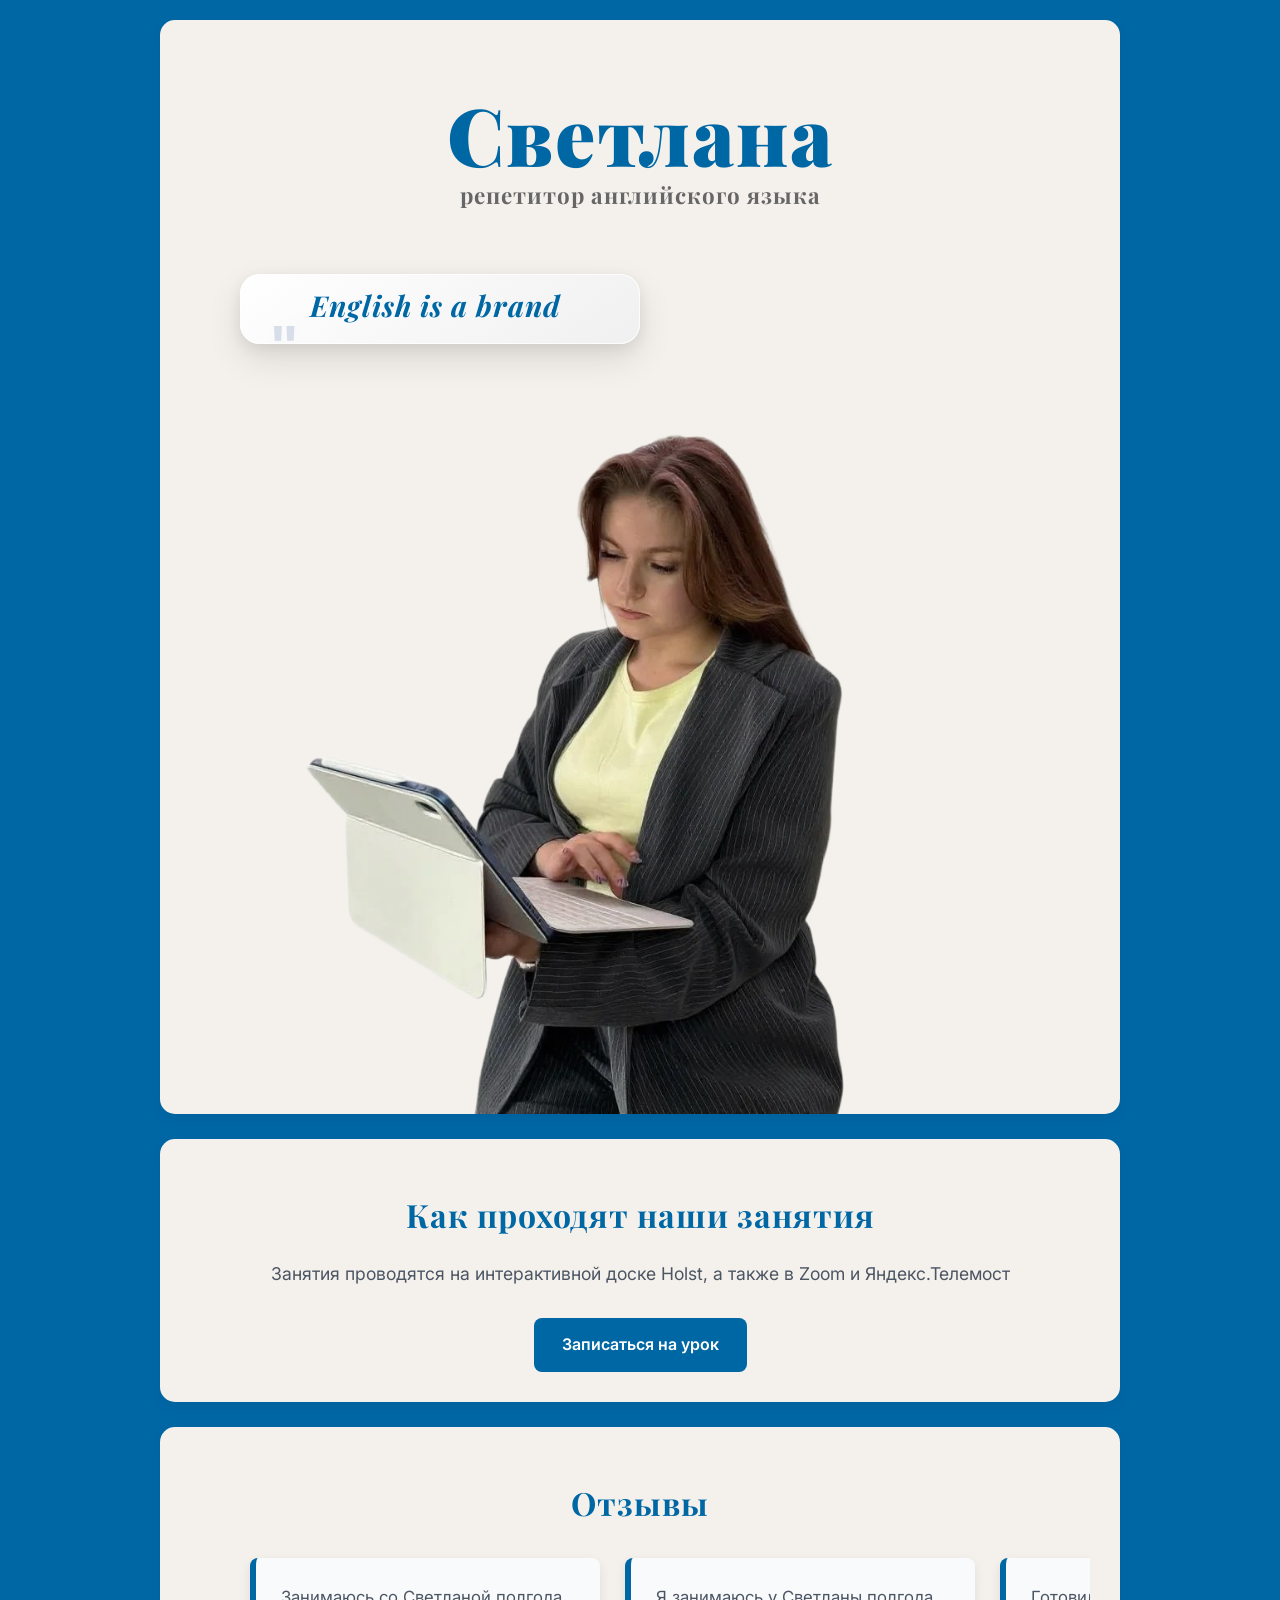
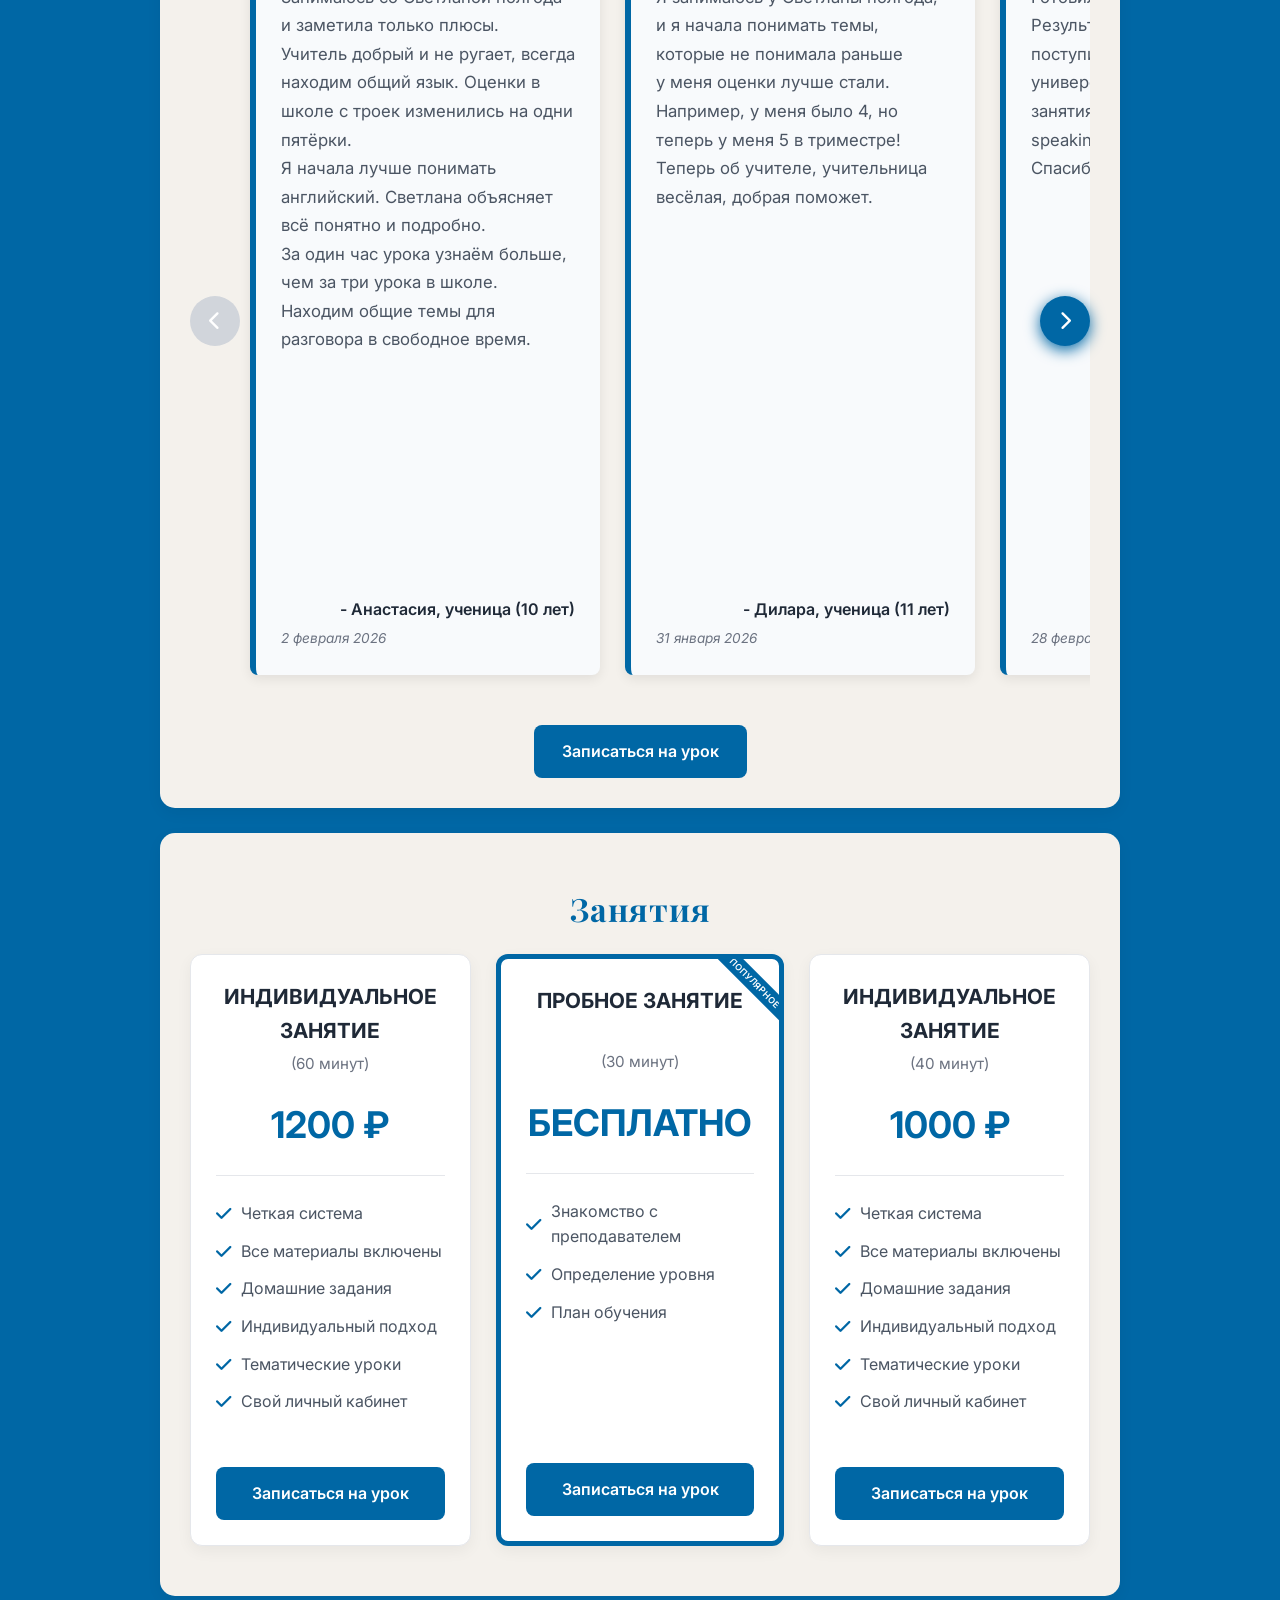
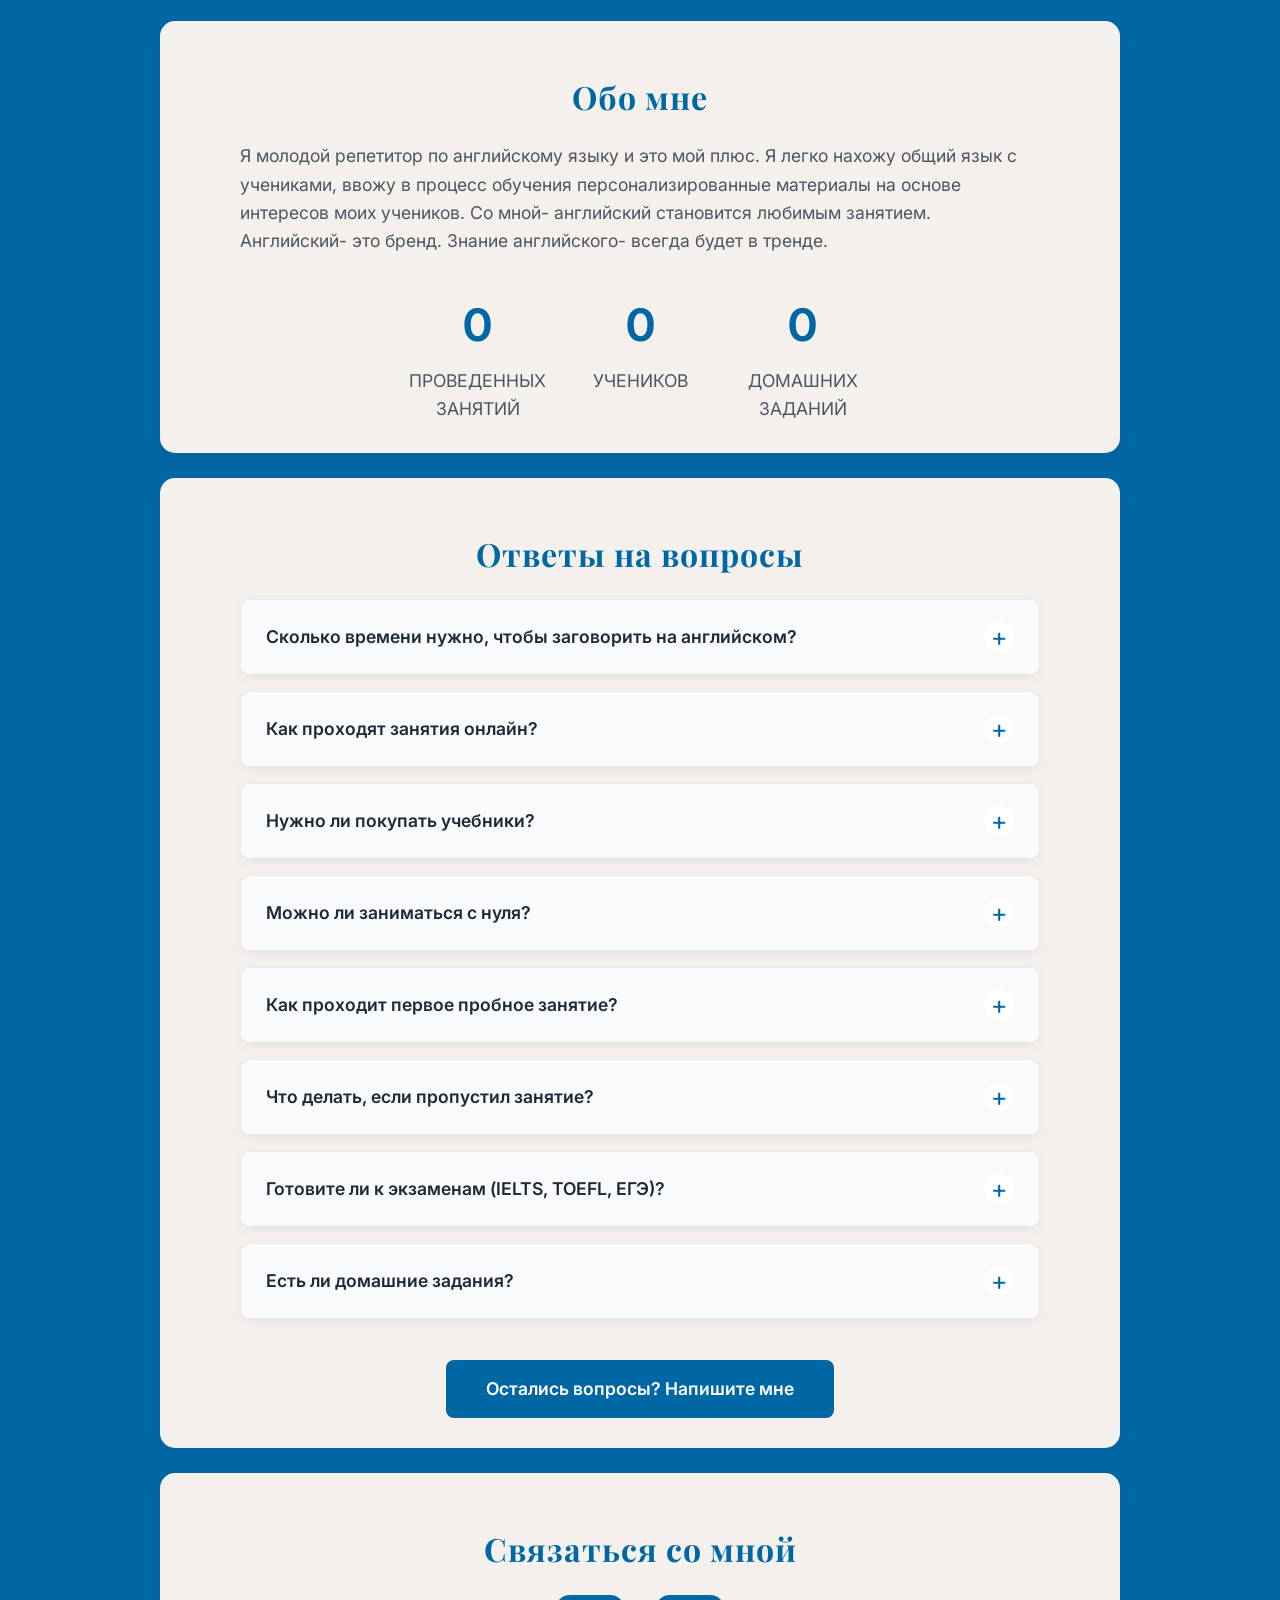
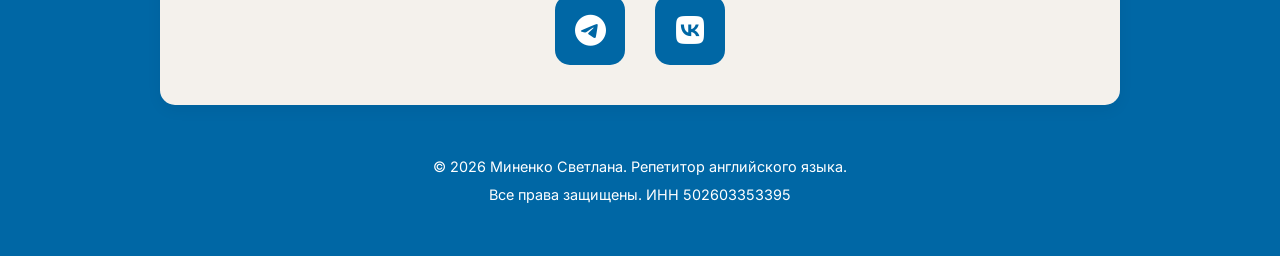
<file: index.html>
<!DOCTYPE html>
<html lang="ru">
<head>
    <meta charset="UTF-8">
    <meta name="viewport" content="width=device-width, initial-scale=1.0">
    <title>Миненко Светлана - репетитор английского языка</title>
    <link rel="stylesheet" href="Сайт.css">
    <link rel="stylesheet" href="https://cdnjs.cloudflare.com/ajax/libs/font-awesome/6.4.0/css/all.min.css">
    <link href="https://fonts.googleapis.com/css2?family=Inter:wght@300;400;500;600;700&display=swap" rel="stylesheet">
    <link rel="icon" href="favicon.jpg" type="image/jpg">
    <link rel="preconnect" href="https://fonts.googleapis.com">
    <link rel="preconnect" href="https://fonts.gstatic.com" crossorigin>
    <link href="https://fonts.googleapis.com/css2?family=Playfair+Display:wght@400;500;600;700;800;900&display=swap" rel="stylesheet">
</head>
<body>
    <div class="container">
        <!-- Хедер с заголовком и контактами -->
        <header class="header">
            <div class="section-title">
                <h1 class="logo">Светлана</h1>
                <p class="subtitle">репетитор английского языка</p>
                <div class="quote-sticker">
                    <div class="decoration">
                    <div class="quote-icon">"</div>
                    <div class="quote-content">
                        <p class="quote-text">English is a brand</p>
                </div>
            </div>
    </div>
            
            <div class="profile-section">
                <div class="hero-section">
                    <img src="teacher-photo.png" alt="Миненко Светлана - репетитор английского языка" class="hero-image">
                </div>
            </div>
        </header>

        <!-- Как проходят занятия -->
        <section class="section how-it-works">
            <h2 class="section-title">Как проходят наши занятия</h2>
            <p class="section-text">Занятия проводятся на интерактивной доске Holst, а также в Zoom и Яндекс.Телемост</p>
            <a href="#contact-form" class="btn btn-secondary">Записаться на урок</a>
        </section>

 <!-- Отзывы -->
<section class="section reviews">
    <h2 class="section-title">Отзывы</h2>
    
    <div class="reviews-container">
        <div class="reviews-scroll-wrapper">
            <div class="reviews-track" id="reviews-track">
                <!-- Отзыв 1 -->
                <div class="review-card">
                    <div class="review-text">
                        <p>Занимаюсь со Светланой полгода и заметила только плюсы.</p> 
                        <p>Учитель добрый и не ругает, всегда находим общий язык. Оценки в школе с троек изменились на одни пятёрки.</p>
                        <p>Я начала лучше понимать английский. Светлана объясняет всё понятно и подробно.</p> 
                        <p>За один час урока узнаём больше, чем за три урока в школе. Находим общие темы для разговора в свободное время.</p>
                     </div>
                    <div class="review-author">- Анастасия, ученица&nbsp(10 лет)</div>
                    <div class="review-date">2 февраля 2026</div>
                </div>
                
                <!-- Отзыв 2 -->
                <div class="review-card">
                    <div class="review-text">
                        <p>Я занимаюсь у Светланы полгода, и я начала понимать темы, которые не понимала раньше</p> 
                        <p>у меня оценки лучше стали. Например, у меня было 4, но теперь у меня 5 в триместре!</p>
                        <p>Теперь об учителе, учительница весёлая, добрая поможет.</p>
                      
                    </div>
                    <div class="review-author">- Дилара, ученица (11 лет)</div>
                    <div class="review-date">31 января 2026</div>
                </div>
                
                <!-- Отзыв 3 -->
                <div class="review-card">
                    <div class="review-text">
                        <p>Готовился к IELTS с Екатериной.</p>
                        <p>Результат - 7.5 баллов! Смог поступить в зарубежный университет. Особенно помогли занятия по письменной части и speaking.</p>
                        <p>Спасибо за профессионализм!</p>
                    </div>
                    <div class="review-author">- Дмитрий, студент</div>
                    <div class="review-date">28 февраля 2025</div>
                </div>
                
                <!-- Отзыв 4 -->
                <div class="review-card">
                    <div class="review-text">
                        <p>Занимаемся всей семьей!</p>
                        <p>Мне нужен английский для работы, детям - для школы. Екатерина смогла подобрать программу для каждого из нас.</p>
                        <p>Удобный график, онлайн формат - все супер!</p>
                    </div>
                    <div class="review-author">- Ольга, менеджер</div>
                    <div class="review-date">10 мая 2025</div>
                </div>
                
                <!-- Отзыв 5 -->
                <div class="review-card">
                    <div class="review-text">
                        <p>Первым делом хотелось бы сказать  спасибо за индивидуальный подход,</p>
                        <p> дружескую обстановку на всех занятиях, творческий подход и низкую цену.😅</p>
                        <p>Светлана очень приятная, позитивная  девушка, с ней и знаниям научишься, и посмеешься местами.</p>
                        <p>Очень приятно, что ко всему относится с пониманием и спокойствием, можно договориться, обсудить, все удобно.</p>
                        <p>Я занимаюсь недолгое время, и честно скажу, очень благодарна, что за короткий период я повысила свой уровень, и это без большого напряга.</p>
                        <p>Всем рекомендую 😊</p>                        
                    </div>
                    <div class="review-author">- Варвара, ученица (12 лет)</div>
                    <div class="review-date">27 января 2026</div>
                </div>
                
                <!-- Отзыв 6 -->
                <div class="review-card">
                    <div class="review-text">
                        <p>Ребенок (12 лет) занимается с большим удовольствием!</p>
                        <p>Уроки проходят в игровой форме, много интерактива. За полгода сын начал свободно говорить на простые темы.</p>
                        <p>Оценки в школе улучшились с 3 до 5!</p>
                    </div>
                    <div class="review-author">- Ирина, мама ученика</div>
                    <div class="review-date">5 июня 2025</div>
                </div>
            </div>
        </div>
        
        <!-- Кнопки навигации -->
        <button class="scroll-btn scroll-btn-left" id="scroll-left">
            <i class="fas fa-chevron-left"></i>
        </button>
        <button class="scroll-btn scroll-btn-right" id="scroll-right">
            <i class="fas fa-chevron-right"></i>
        </button>
    </div>
    <div class="reviews-button-container">
        <a href="#contact-form" class="btn btn-secondary">Записаться на урок</a>
    </div>
</section>

        <!-- Занятия -->
        <section class="section lessons">
            <h2 class="section-title">Занятия</h2>
            
            <div class="pricing-cards">
                <div class="pricing-card">
                    <div class="card-header">
                        <h3>ИНДИВИДУАЛЬНОЕ ЗАНЯТИЕ</h3>
                        <p class="duration">(60 минут)</p>
                    </div>
                    <div class="card-price">
                        <span class="price">1200 ₽</span>
                    </div>
                    <div class="card-features">
                        <p><i class="fas fa-check"></i> Четкая система</p>
                        <p><i class="fas fa-check"></i> Все материалы включены</p>
                        <p><i class="fas fa-check"></i> Домашние задания</p>
                        <p><i class="fas fa-check"></i> Индивидуальный подход</p>
                        <p><i class="fas fa-check"></i> Тематические уроки</p>
                        <p><i class="fas fa-check"></i> Свой личный кабинет</p>
                    </div>
                    <a href="#contact-form" class="btn btn-card">Записаться на урок</a>
                </div>
                
                <div class="pricing-card highlight">
                    <div class="card-header">
                        <h3>ПРОБНОЕ ЗАНЯТИЕ</h3>
                        <p class="duration1">(30 минут)</p>
                    </div>
                    <div class="card-price">
                        <span class="price">БЕСПЛАТНО</span>
                    </div>
                    <div class="card-features">
                        <p><i class="fas fa-check"></i> Знакомство с преподавателем</p>
                        <p><i class="fas fa-check"></i> Определение уровня</p>
                        <p><i class="fas fa-check"></i> План обучения</p>
                    </div>
                    <a href="#contact-form" class="btn btn-card">Записаться на урок</a>
                </div>
                
                <div class="pricing-card">
                    <div class="card-header">
                        <h3>ИНДИВИДУАЛЬНОЕ ЗАНЯТИЕ</h3>
                        <p class="duration">(40 минут)</p>
                    </div>
                    <div class="card-price">
                        <span class="price">1000 ₽</span>
                    </div>
                    <div class="card-features">
                        <p><i class="fas fa-check"></i> Четкая система</p>
                        <p><i class="fas fa-check"></i> Все материалы включены</p>
                        <p><i class="fas fa-check"></i> Домашние задания</p>
                        <p><i class="fas fa-check"></i> Индивидуальный подход</p>
                        <p><i class="fas fa-check"></i> Тематические уроки</p>
                        <p><i class="fas fa-check"></i> Свой личный кабинет</p>
                    </div>
                    <a href="#contact-form" class="btn btn-card">Записаться на урок</a>
                </div>
            </div>
        </section>

        <!-- О себе -->
        <section class="section about">
            <h2 class="section-title">Обо мне</h2>
            <p class="about-text">
                Я молодой репетитор по английскому языку и это мой плюс. Я легко нахожу общий язык с учениками, ввожу в процесс обучения персонализированные материалы на основе интересов моих учеников. Со мной- английский становится любимым занятием. Английский- это бренд. Знание английского- всегда будет в тренде. 
            </p>
            <div class="stats">
                <div class="stat-item">
                    <span class="stat-number" id="lessons-count">0</span>
                    <span class="stat-label">ПРОВЕДЕННЫХ ЗАНЯТИЙ</span>
                </div>
                <div class="stat-item">
                    <span class="stat-number" id="students-count">0</span>
                    <span class="stat-label">УЧЕНИКОВ</span>
                </div>
                <div class="stat-item">
                    <span class="stat-number" id="homeworks-count">0</span>
                    <span class="stat-label">ДОМАШНИХ ЗАДАНИЙ</span>
                </div>
            </div>
        </section>

         <!-- Ответы на вопросы -->
<section class="section faq" id="faq">
    <h2 class="section-title">Ответы на вопросы</h2>
    
    <div class="faq-container">
        <!-- Вопрос 1 -->
        <div class="faq-item">
            <div class="faq-question">
                <h3>Сколько времени нужно, чтобы заговорить на английском?</h3>
                <span class="faq-icon">+</span>
            </div>
            <div class="faq-answer">
                <p>Все зависит от начального уровня и интенсивности занятий. В среднем, при занятиях 2-3 раза в неделю:</p>
                <ul>
                    <li>Для уровня А1 (с нуля) до А2 (базовый) - 3-4 месяца</li>
                    <li>Для уровня А2 до В1 (средний) - 4-6 месяцев</li>
                    <li>Для уровня В1 до В2 (выше среднего) - 6-8 месяцев</li>
                </ul>
                <p>Первые результаты вы заметите уже через месяц регулярных занятий.</p>
            </div>
        </div>
        
        <!-- Вопрос 2 -->
        <div class="faq-item">
            <div class="faq-question">
                <h3>Как проходят занятия онлайн?</h3>
                <span class="faq-icon">+</span>
            </div>
            <div class="faq-answer">
                <p>Занятия проходят в удобном для вас формате:</p>
                <ul>
                    <li>Используем Zoom или Яндекс Телемост </li>
                    <li>Работаем на интерактивной доске Holst</li>
                    <li>Используем современные учебные материалы</li>
                    <li>Все материалы предоставляются бесплатно</li>
                </ul>
            </div>
        </div>
        
        <!-- Вопрос 3 -->
        <div class="faq-item">
            <div class="faq-question">
                <h3>Нужно ли покупать учебники?</h3>
                <span class="faq-icon">+</span>
            </div>
            <div class="faq-answer">
                <p>В зависимости от курса и материала возможны варианты покупки учебника для удобства ученика, но также все материалы я предоставляю и высылаю бесплатно. Я использую:</p>
                <ul>
                    <li>Официальные учебники Cambridge, Oxford, Pearson</li>
                    <li>Аутентичные материалы (статьи, видео, подкасты)</li>
                    <li>Интерактивные упражнения и тесты</li>
                    <li>Собственные разработки и методики</li>
                </ul>
            </div>
        </div>
        
        <!-- Вопрос 4 -->
        <div class="faq-item">
            <div class="faq-question">
                <h3>Можно ли заниматься с нуля?</h3>
                <span class="faq-icon">+</span>
            </div>
            <div class="faq-answer">
                <p>Конечно! Я специализируюсь на обучении с нуля и имею успешный опыт работы с учениками, которые никогда не изучали английский.</p>
                <p>Программа для начинающих включает:</p>
                <ul>
                    <li>Освоение алфавита и правил чтения</li>
                    <li>Базовую грамматику (времена, конструкции)</li>
                    <li>Необходимую лексику</li>
                    <li>Постановку произношения</li>
                    <li>Простые диалоги и ситуации общения</li>
                </ul>
            </div>
        </div>
        
        <!-- Вопрос 5 -->
        <div class="faq-item">
            <div class="faq-question">
                <h3>Как проходит первое пробное занятие?</h3>
                <span class="faq-icon">+</span>
            </div>
            <div class="faq-answer">
                <p>Пробное занятие (30 минут) бесплатно и включает:</p>
                <ul>
                    <li>Знакомство и определение целей обучения</li>
                    <li>Тестирование текущего уровня языка</li>
                    <li>Пробный мини-урок по выбранной теме</li>
                    <li>Обсуждение формата и графика занятий</li>
                    <li>Разработку индивидуального плана обучения</li>
                </ul>
                <p>После пробного урока вы получаете детальные рекомендации и можете принять решение о продолжении занятий.</p>
            </div>
        </div>
        
        <!-- Вопрос 6 -->
        <div class="faq-item">
            <div class="faq-question">
                <h3>Что делать, если пропустил занятие?</h3>
                <span class="faq-icon">+</span>
            </div>
            <div class="faq-answer">
                <p>Я понимаю, что ситуации бывают разные, поэтому:</p>
                <ul>
                    <li>Предупредите об отмене более чем за 4 часа - перенос бесплатно</li>
                    <li>При болезни или форс-мажоре - перенос в любое время</li>
                    <li>Если не предупредили - занятие считается проведенным и оплаченным</li>
                </ul>
                <p>Гибкий график позволяет подобрать удобное время для переноса.</p>
            </div>
        </div>
        
        <!-- Вопрос 7 -->
        <div class="faq-item">
            <div class="faq-question">
                <h3>Готовите ли к экзаменам (IELTS, TOEFL, ЕГЭ)?</h3>
                <span class="faq-icon">+</span>
            </div>
            <div class="faq-answer">
                <p>Нет, я не готовлю к данным экзаменам</p>
            </div>
        </div>
        
        <!-- Вопрос 8 -->
        <div class="faq-item">
            <div class="faq-question">
                <h3>Есть ли домашние задания?</h3>
                <span class="faq-icon">+</span>
            </div>
            <div class="faq-answer">
                <p>Да, домашние задания - важная часть обучения. Они:</p>
                <ul>
                    <li>Закрепляют материал урока</li>
                    <li>Развивают навыки самостоятельной работы</li>
                    <li>Позволяют двигаться быстрее</li>
                    <li>Индивидуально подбираются под ваш уровень</li>
                </ul>
                <p>Объем домашнего задания зависит от вашей загруженности (обычно 30-60 минут между занятиями). Я проверяю все задания и даю детальную обратную связь.</p>
            </div>
        </div>
    </div>
    
    <div class="faq-button-container">
        <a href="#contact-form" class="btn btn-secondary">Остались вопросы? Напишите мне</a>
    </div>
</section>

        <!-- Контактная форма -->
        <section class="section contact-form" id="contact-form">
            <h2 class="section-title">Связаться со мной</h2>
            <div class="social-links">
                <a href="https://t.me/minenko_sv" class="social-link tg-square" target="_blank">
                     <div class="icon-wrapper">
                    <i class="fab fa-telegram"></i>
                    </div>
                </a>
                <!-- ВКонтакте -->
        <a href="https://vk.ru/minenko_sv" class="social-link vk-square" target="_blank">
            <div class="icon-wrapper">
                <i class="fab fa-vk"></i>
            </div>
        </a>
            </div>
            
        </section>

       

        <!-- Футер -->
        <footer class="footer">
            <p>© 2026 Миненко Светлана. Репетитор английского языка.</p>
            <p>Все права защищены. ИНН 502603353395</p>
        </footer>
    </div>

    <script src="Сайт.js"></script>
</body>

</html>
</file>
<file: Сайт.css>
/* Общие стили */

* {
    margin: 0;
    padding: 0;
    box-sizing: border-box;
}
 

body {
    font-family: 'Inter', sans-serif;
    background-color: #0067a5;
    color: #333;
    line-height: 1.6;
}

.container {
    max-width: 1000px;
    margin: 0 auto;
    padding: 20px;
}


/* Хедер */
.header {
    background-color: #f4f1ec;
    border-radius: 15px;
    padding: 30px;
    margin-bottom: 25px;
    box-shadow: 0 5px 15px rgba(0, 0, 0, 0.05);
    animation: fadeIn 1s ease;
}

.logo-section {
    text-align: center;
    margin-bottom: 30px;
}

.logo {
    font-size: 5rem;
    font-weight: 900;
    color: #0067a5;
    letter-spacing: 2px;
    margin-bottom: -20px;
    font-family: 'Playfair Display', serif;
}

.subtitle {
    font-size: 1.4rem;
    color: #666;
    margin-bottom: 60px;
    font-family: 'Playfair Display', serif;
}


.hero-section {
  margin: 0 -15px; /* компенсируем отступы контейнера */
   margin-bottom: -50px;
}

.hero-image {
  width: 80%;
  display: block;
  margin-left: 100px;
}

/* Мобильная версия */
@media (max-width: 768px) {
  .hero-image {
    height: 75vh;
    object-fit: contain;
    margin-left: 50px;
  }
  
  .hero-section {
    margin: 0 calc(-60vw - 20% ); /* расширяем за пределы контейнера */
    width: 100vw;
    margin-bottom: -47px;
  }
}
.profile-section {
    display: flex;
    justify-content: center;
    align-items: center;
    gap: 25px;
    flex-wrap: wrap;
    margin-top: -100px;
}

.profile-img {
    width: 500px;
    height: 500px;

}

.profile-img img {
    width: 100%;
    height: 100%;
    object-fit: cover;
    object-position: center;
    /* Убрали transition и transform */
}

.profile-info h2 {
    display: flex;
    justify-content: center;
    font-size: 1.8rem;
    margin-bottom: 8px;
    color: #1f2937;
}

.profile-info p {
    display: flex;
    justify-content: center;
    color: #666;
    margin-bottom: 20px;
}

/* Кнопки */
.btn {
    display: inline-block;
    padding: 14px 28px;
    border-radius: 8px;
    text-decoration: none;
    font-weight: 600;
    text-align: center;
    cursor: pointer;
    transition: all 0.3s ease;
    border: none;
    font-size: 1rem;
}

.btn-primary {
    background-color: #0067a5;
    color: white;
}

.btn-primary:hover {
    background-color: #0067a5;
    transform: translateY(-3px);
    box-shadow: 0 5px 15px #0067a5;
}

.btn-secondary {
    background-color: #0067a5;
    color: white;
}

.btn-secondary:hover {
    background-color: #0067a5;
    transform: translateY(-3px);
    box-shadow: 0 5px 15px #0067a5;
}

.btn-card {
    background-color: #0067a5;
    color: white;
    width: 100%;
    margin-top: 20px;
}

.btn-card:hover {
    background-color: #0067a5;
}

/* Секции */
.section {
    background-color: #f4f1ec;
    border-radius: 15px;
    padding: 30px;
    margin-bottom: 25px;
    box-shadow: 0 5px 15px rgba(0, 0, 0, 0.05);
    animation: fadeInUp 0.8s ease;
}

.section-title {
    font-size: 1.8rem;
    color: #1f2937;
    margin-top: 10px;
    margin-bottom: 30px;
    text-align: center;
}

.section-text {
    font-size: 1.1rem;
    color: #4b5563;
    margin-bottom: 30px;
    text-align: center;
}

/* Как проходят занятия */
.how-it-works {
    text-align: center;
}

/* Отзывы */
.review-card {
    background-color: #f8fafc;
    border-left: 4px solid #0067a5;
    padding: 25px;
    border-radius: 8px;
    margin-bottom: 25px;
}

.review-text {
    font-size: 1.05rem;
    color: #ffffff;
    line-height: 1.8;
    margin-bottom: 15px;
}

.review-author {
    font-weight: 600;
    color: #1f2937;
    text-align: right;
}

/* Занятия */
.pricing-cards {
    display: flex;
    flex-wrap: wrap;
    gap: 25px;
    justify-content: center;
    margin-bottom: 20px;
}

.pricing-card {
    flex: 1;
    min-width: 250px;
    background-color: #fff;
    border-radius: 12px;
    padding: 25px;
    box-shadow: 0 5px 15px rgba(0, 0, 0, 0.05);
    border: 1px solid #e5e7eb;
    transition: all 0.3s ease;
    display: flex;
    flex-direction: column;
}

.pricing-card:hover {
    transform: translateY(-10px);
    box-shadow: 0 15px 30px rgba(0, 0, 0, 0.1);
}

.pricing-card.highlight {
    border: 5px solid #0067a5;
    position: relative;
    overflow: hidden;
}

.pricing-card.highlight::before {
    content: "ПОПУЛЯРНОЕ";
    position: absolute;
    top: 15px;
    right: -28px;
    background-color: #0067a5;
    color: white;
    padding: 2px 20px;
    font-size: 0.55rem;
    font-weight: 600;
    transform: rotate(45deg);
}

.card-header {
    margin-bottom: 20px;
    text-align: center;
}

.card-header h3 {
    font-size: 1.3rem;
    color: #1f2937;
    margin-bottom: 5px;
}

.duration {
    color: #6b7280;
    font-size: 0.95rem;
}
.duration1 {
    color: #6b7280;
    font-size: 0.95rem;
    margin-top: 32px;
}

.card-price {
    text-align: center;
    margin-bottom: 25px;
    padding-bottom: 20px;
    border-bottom: 1px solid #e5e7eb;
}

.price {
    text-align: center;
    font-size: 2.3rem;
    font-weight: 700;
    color: #0067a5;
}

.card-features {
    flex: 1;
    margin-bottom: 20px;
}

.card-features p {
    margin-bottom: 12px;
    color: #4b5563;
    display: flex;
    align-items: center;
}

.card-features i {
    color: #0067a5;
    margin-right: 10px;
    font-size: 1.1rem;
    
}

/* О себе */
/* Стили для секции "Обо мне" - исправляем проблему с прокруткой */
.about {
    transition: transform 0.3s ease, box-shadow 0.3s ease;
    cursor: pointer;
    position: relative;
    z-index: 1;
    /* Убираем возможные проблемы с touch-событиями */
    touch-action: pan-y pinch-zoom;
    -webkit-overflow-scrolling: touch;
}

/* После анимации секция должна оставаться интерактивной */
.about.animated {
    pointer-events: all !important;
}

/* Подсказка для мобильных */
.mobile-hint {
    text-align: center;
    margin-top: 15px;
    padding: 12px;
    background-color: #FFFEE4(163, 8, 8);
    border-radius: 8px;
    color: #0067a5;
    font-size: 0.9rem;
    animation: pulse 2s infinite;
    cursor: pointer;
    border: 1px dashed #0067a5;
    position: relative;
    z-index: 2;
}

/* Убедимся, что контент внутри секции не блокирует события */
.about .stats,
.about .about-text,
.about .section-title {
    pointer-events: none; /* Содержимое не блокирует события */
}

/* Но кнопки и интерактивные элементы должны работать */
.about .btn,
.about .mobile-hint {
    pointer-events: auto;
}

.about-text {
    font-size: 1.1rem;
    color: #4b5563;
    margin-bottom: 35px;
    max-width: 800px;
    margin-left: auto;
    margin-right: auto;
}

.stats {
    display: flex;
    justify-content: center;
    flex-wrap: wrap;
    gap: 40px;
}

.stat-item {
    display: flex;
    flex-direction: column;
    align-items: center;
}

.stat-number {
    font-size: 2.8rem;
    font-weight: 700;
    color: #0067a5;
    margin-bottom: 5px;
}

.stat-label {
    font-size: 1.1rem;
    color: #4b5563;
    text-align: center;
    max-width: 150px;
}


/* Раздел "Ответы на вопросы" */
.faq-container {
    max-width: 800px;
    margin: 0 auto;
}

.faq-item {
    background-color: white;
    border-radius: 12px;
    margin-bottom: 15px;
    overflow: hidden;
    box-shadow: 0 3px 10px rgba(0, 0, 0, 0.05);
    border: 1px solid #e5e7eb;
    transition: all 0.3s ease;
}

.faq-item:hover {
    box-shadow: 0 5px 15px rgba(0, 0, 0, 0.08);
}

.faq-question {
    padding: 22px 25px;
    cursor: pointer;
    display: flex;
    justify-content: space-between;
    align-items: center;
    background-color: #f8fafc;
    border-bottom: 1px solid #e5e7eb;
    transition: all 0.3s ease;
}

.faq-question:hover {
    background-color: #f1f5f9;
}

.faq-question h3 {
    font-size: 1.1rem;
    font-weight: 600;
    color: #1f2937;
    margin: 0;
    flex: 1;
    padding-right: 20px;
}

.faq-icon {
    font-size: 1.6rem;
    font-weight: 400;
    color: #0067a5;
    width: 30px;
    height: 30px;
    display: flex;
    align-items: center;
    justify-content: center;
    border-radius: 50%;
    background-color: white;
    transition: all 0.3s ease;
}

.faq-item.active .faq-icon {
    transform: rotate(360deg);
    background-color: #0067a5;
    color: white;
}

.faq-answer {
    padding: 0;
    max-height: 0;
    overflow: hidden;
    transition: all 0.4s ease;
}

.faq-item.active .faq-answer {
    padding: 25px;
    max-height: 1000px;
}

.faq-answer p {
    color: #4b5563;
    line-height: 1.6;
    margin-bottom: 15px;
}

.faq-answer ul {
    color: #4b5563;
    line-height: 1.6;
    margin-bottom: 20px;
    padding-left: 20px;
}

.faq-answer li {
    margin-bottom: 8px;
    position: relative;
    padding-left: 10px;
}

.faq-answer li:before {
    content: "•";
    color: #0067a5;
    font-weight: bold;
    position: absolute;
    left: -10px;
}

.faq-answer strong {
    color: #1f2937;
}

.faq-button-container {
    text-align: center;
    margin-top: 40px;
}

.faq-button-container .btn {
    padding: 15px 40px;
    font-size: 1.1rem;
}

/* Адаптивность */
@media (max-width: 768px) {
    .faq-question {
        padding: 18px 20px;
    }
    
    .faq-question h3 {
        font-size: 1rem;
    }
    
    .faq-item.active .faq-answer {
        padding: 20px;
    }
    
    .faq-icon {
        width: 26px;
        height: 26px;
        font-size: 1.3rem;
    }
}

@media (max-width: 480px) {
    .faq-question {
        padding: 15px;
    }
    
    .faq-question h3 {
        font-size: 0.95rem;
    }
    
    .faq-item.active .faq-answer {
        padding: 15px;
    }
    
    .faq-answer p, .faq-answer li {
        font-size: 0.95rem;
    }
}


/* Контактная форма */
.contact-methods {
    display: flex;
    justify-content: center;
    gap: 20px;
    margin-bottom: 40px;
    flex-wrap: wrap;
}

.contact-link {
    display: flex;
    align-items: center;
    gap: 12px;
    padding: 15px 25px;
    border-radius: 8px;
    text-decoration: none;
    font-weight: 600;
    transition: all 0.3s ease;
}

.telegram {
    background-color: #0088cc;
    color: white;
}


/* Стили для кнопки ВКонтакте */
.contact-link.vk {
    background-color: #4C75A3; /* Официальный синий цвет VK */
    color: white;
}

.contact-link.vk .icon-circle {
    color:  white;
    background-color: #4C75A3;
    
}

.contact-link.vk:hover {
        transform: translateY(-5px);
}

.contact-link.vk:hover .icon-circle {
    transform: scale(1.1);
}



.contact-link:hover {
    transform: translateY(-5px);

}

.contact-link i {
    font-size: 1.5rem;
}

.form-container {
    max-width: 600px;
    margin: 0 auto;
}

.form-title {
    text-align: center;
    margin-bottom: 25px;
    color: #4b5563;
    font-size: 1.1rem;
}

.form-group {
    margin-bottom: 20px;
}

.form-group input,
.form-group select,
.form-group textarea {
    width: 100%;
    padding: 15px;
    border: 1px solid #d1d5db;
    border-radius: 8px;
    font-family: 'Inter', sans-serif;
    font-size: 1rem;
    transition: all 0.3s ease;
}

.form-group input:focus,
.form-group select:focus,
.form-group textarea:focus {
    outline: none;
    border-color: #1a56db;
    box-shadow: 0 0 0 3px rgba(26, 86, 219, 0.1);
}

.form-message {
    margin-top: 20px;
    padding: 15px;
    border-radius: 8px;
    text-align: center;
    font-weight: 600;
    display: none;
}

.form-message.success {
    background-color: #d1fae5;
    color: #065f46;
    display: block;
}

.form-message.error {
    background-color: #fee2e2;
    color: #0067a5;
    display: block;
}

/* Контейнер для социальных ссылок */
.social-links {
    display: flex;
    justify-content: center;
    gap: 0px;
    flex-wrap: wrap;
    margin: 0px 0;
}

/* Базовая стилизация квадратных ссылок */
.social-link {
    display: flex;
    flex-direction: column;
    align-items: center;
    text-decoration: none;
    width: 120px;
    transition: all 0.3s ease;
     margin: 0 -10px;
}

/* Квадратный контейнер для иконки */
.icon-wrapper {
    width: 70px;
    height: 70px;
    border-radius: 15px; /* Можно сделать 0px для острых углов */
    display: flex;
    align-items: center;
    justify-content: center;
    margin-bottom: 10px;
    transition: all 0.3s ease;
}

/* Размер и цвет иконок */
.icon-wrapper i {
    font-size: 32px;
    color: white;
}



/* Цвета фона для каждой иконки */
.tg-square .icon-wrapper {
    background-color: #0067a5; /* Синий Telegram */
}

.vk-square .icon-wrapper {
    background-color: #0067a5; /* Синий VK */
}



/* Эффекты при наведении */
.social-link:hover {
    transform: translateY(-5px);
}

.social-link:hover .icon-wrapper {
    transform: scale(1.1);
    box-shadow: 0 8px 20px rgba(0, 0, 0, 0.2);
}

/* Изменение цвета фона при наведении */
.tg-square:hover .icon-wrapper {
    background-color: #0077b5; /* Темнее */
}

.vk-square:hover .icon-wrapper {
    background-color: #3a5f8a; /* Темнее */
}


/* Футер */
.footer {
    text-align: center;
    padding: 25px 0;
    color: #ffffff;
    font-size: 0.9rem;
}

.footer p {
    margin-bottom: 5px;
}

/* Анимации */
@keyframes fadeIn {
    from { opacity: 0; }
    to { opacity: 1; }
}

@keyframes fadeInUp {
    from {
        opacity: 0;
        transform: translateY(20px);
    }
    to {
        opacity: 1;
        transform: translateY(0);
    }
}

@keyframes countUp {
    from { transform: translateY(10px); opacity: 0; }
    to { transform: translateY(0); opacity: 1; }
}

/* Адаптивность */
@media (max-width: 768px) {
    .container {
        padding: 15px;
    }
    
    .header, .section {
        padding: 25px 20px;
    }
    
    .logo {
    font-family: 'Playfair Display', serif; /* Шрифт для телефонов */
    font-size: 5rem;
    font-weight: 900;
    margin-bottom: 10px;
    }
    
    .profile-section {
        flex-direction: column;
        text-align: center;
        margin-bottom: -30px;
        margin-top: -100px;
    }
    
    .profile-info {
        min-width: auto;
    }
    
    .pricing-cards {
        flex-direction: column;
    }
    
    .pricing-card {
        min-width: auto;
    }
    
    .stats {
        flex-direction: column;
        gap: 30px;
    }
    
    .contact-methods {
        flex-direction: column;
        align-items: center;
    }
    
    .contact-link {
        width: 100%;
        max-width: 300px;
        justify-content: center;
    }
}

@media (max-width: 480px) {
    .logo {
    font-family: 'Playfair Display', serif; /* Шрифт для телефонов */
    font-size: 4rem;
    font-weight: 900;
    margin-bottom: 5px;
    }
    
    .profile-img {
        width: 100px;
        height: 100px;
        font-size: 2.9rem;
    }
    
    .profile-info h2 {
        font-size: 1.5rem;
    }
    
    .section-title {
        font-size: 1.5rem;
    }
    
    .stat-number {
        font-size: 2.2rem;
    }
}
/* Стили для карусели отзывов */
.reviews-container {
    position: relative;
    margin-bottom: 30px;
}

.reviews-scroll-wrapper {
    overflow-x: hidden; /* Убираем скроллбар */
    overflow-y: hidden;
    padding: 10px 60px; /* Добавляем отступы для стрелок */
}

.reviews-track {
    display: flex;
    gap: 25px;
    transition: transform 0.5s ease; /* Для плавной анимации */
}

.review-card {
    flex: 0 0 auto;
    width: 350px;
    min-height: 280px;
    background-color: #f8fafc;
    border-left: 6px solid #0067a5;
    padding: 25px;
    border-radius: 8px;
    margin-bottom: 10px;
    display: flex;
    flex-direction: column;
    justify-content: space-between;
    box-shadow: 0 4px 12px rgba(0, 0, 0, 0.08);
    transition: transform 0.3s ease, box-shadow 0.3s ease;
}

.review-card:hover {
    transform: translateY(-5px);
    box-shadow: 0 8px 20px rgba(0, 0, 0, 0.12);
}

.review-text {
    font-size: 1.05rem;
    color: #4b5563;
    line-height: 1.7;
    margin-bottom: 15px;
    flex-grow: 1;
}

.review-author {
    font-weight: 600;
    color: #1f2937;
    margin-bottom: 5px;
}

.review-date {
    font-size: 0.85rem;
    color: #6b7280;
    font-style: italic;
}

/* Кнопки навигации */
.scroll-btn {
    position: absolute;
    top: 50%;
    transform: translateY(-50%);
    width: 50px;
    height: 50px;
    background-color: #0067a5;
    color: white;
    border: none;
    border-radius: 50%;
    cursor: pointer;
    display: flex;
    align-items: center;
    justify-content: center;
    font-size: 1.5rem;
    z-index: 10;
    transition: all 0.3s ease;
    box-shadow: 0 4px 15px #0067a5;
}

.scroll-btn:hover {
    background-color: #0067a5;
    transform: translateY(-50%) scale(1.1);
    box-shadow: 0 6px 20px #0067a5;
}

.scroll-btn:active {
    transform: translateY(-50%) scale(0.95);
}

.scroll-btn-left {
    left: 0;
}

.scroll-btn-right {
    right: 0;
}

.scroll-btn i {
    font-size: 1.2rem;
}

/* Стили для отключенных кнопок */
.scroll-btn.disabled {
    background-color: #d1d5db;
    cursor: not-allowed;
    box-shadow: none;
}

.scroll-btn.disabled:hover {
    transform: translateY(-50%);
    background-color: #d1d5db;
}

/* Адаптивность для мобильных устройств */
@media (max-width: 768px) {
    .review-card {
        width: 300px;
        min-height: 260px;
    }
    
    .reviews-scroll-wrapper {
        padding: 10px 50px;
    }
    
    .scroll-btn {
        width: 45px;
        height: 45px;
        font-size: 1.3rem;
    }
}

@media (max-width: 480px) {
    .review-card {
        width: 280px;
        min-height: 250px;
        padding: 20px;
    }
    
    .reviews-scroll-wrapper {
        padding: 10px 45px;
    }
    
    .scroll-btn {
        width: 40px;
        height: 40px;
        font-size: 1.1rem;
    }
}
.reviews-button-container {
    text-align: center;
    margin-top: 30px;
}


.section-title {
    font-family: 'Playfair Display', serif; /* Шрифт для телефонов */
    font-size: 1.8rem;
    font-weight: 700;
    color: #0067a5;
    text-align: center;
    margin: 20px 0;
}

/* Стиль для КОМПЬЮТЕРОВ (ширина экрана ≥ 769px) */
@media (min-width: 769px) {
    .section-title {
        font-family: 'Playfair Display', serif;  /* Шрифт для компьютера */
        font-size: 2rem;
        letter-spacing: 1px;
        color: #0067a5;
    }
}

/* Улучшения для свайпа */
.reviews-track {
    cursor: grab;
    user-select: none; /* Предотвращает выделение текста при свайпе */
}

.reviews-track:active {
    cursor: grabbing;
}

/* Эффект при драге */
.reviews-track.dragging {
    transition: none;
}

/* Индикатор свайпа (опционально) */
.swipe-hint {
    text-align: center;
    color: #6b7280;
    font-size: 0.9rem;
    margin-top: 10px;
    display: flex;
    align-items: center;
    justify-content: center;
    gap: 8px;
}

.swipe-hint i {
    color: #0067a5;
    animation: swipe-hint 2s infinite;
}

@keyframes swipe-hint {
    0%, 100% { transform: translateX(0); }
    50% { transform: translateX(10px); }
}

/* Для мобильных показываем подсказку */
@media (max-width: 768px) {
    .swipe-hint {
        display: flex;
    }
}

/* Для десктопов скрываем */
@media (min-width: 769px) {
    .swipe-hint {
        display: none;
    }
}



/*Стикер и адаптация*/
.quote-sticker {
    background: linear-gradient(145deg, #ffffff, #f0f0f0);
    border-radius: 20px;
    padding: 35px 35px;
    max-width: 400px;
    width: 100%;
    box-shadow: 
        0 15px 35px rgba(0, 0, 0, 0.1),
        0 5px 15px rgba(0, 0, 0, 0.07),
        inset 0 0 0 1px rgba(255, 255, 255, 0.8);
    position: relative;
    transition: transform 0.3s ease;
    margin-left: 50px;
    margin-bottom: -200px;
}

.quote-sticker:hover {
    transform: translateY(-5px);
}

.quote-icon {
    position: absolute;
    top: 25px;
    left: 30px;
    font-size: 60px;
    color: #4a6fa5;
    opacity: 0.2;
    font-family: 'Arial', sans-serif;
    font-weight: bold;
}

.quote-content {
    position: relative;
    z-index: 1;
}

.quote-text {
    font-size: 1.8rem;
    line-height: 1.5;
    color: #0067a5;
    font-style: italic;
    margin-bottom: 25px;
    text-align: left;
    padding: 0 10px;
    margin-top: 10px;
    margin-left: 60px;
}
.decoration {
    position: absolute;
    width: 100%;
    height: 100%;
    top: 0;
    left: 0;
    pointer-events: none;
    overflow: hidden;
    border-radius: 20px;
    z-index: 0;
}

/* Анимация для появления */
@keyframes fadeIn {
    from {
        opacity: 0;
        transform: translateY(20px);
    }
    to {
        opacity: 1;
        transform: translateY(0);
    }
}

.quote-sticker {
    animation: fadeIn 0.6s ease-out;
}

/* Адаптивность для планшетов */
@media (max-width: 768px) {
    .quote-sticker {
        padding: 30px 20px;
        border-radius: 15px;
        max-width: 300px;
        margin-bottom: 30px;
        
    }
    
    .quote-text {
        font-size: 1.2rem;
        padding: 0 5px;
    }
    
    .quote-author {
        font-size: 1rem;
    }
    
    .quote-icon {
        font-size: 40px;
        top: 15px;
        left: 20px;
    }
    
}

/* Адаптивность для мобильных телефонов */
@media (max-width: 480px) {
    .quote-sticker {
        padding: 25px 15px;
        border-radius: 12px;
        max-width: 250px;
        margin-bottom: 10px;
        margin-top: -50px;
    }
    
    .quote-text {
        font-size: 1rem;
        margin-bottom: 20px;
    }
    
    .quote-icon {
        font-size: 30px;
        top: 10px;
        left: 15px;
    }
    .profile-section {
    display: flex;
    justify-content: center;
    align-items: center;
    gap: 25px;
    flex-wrap: wrap;
    margin-top: -170px;
    margin-bottom: -80px;
}
    
}

/* Адаптивность для очень маленьких экранов */
@media (max-width: 320px) {
    .quote-sticker {
        padding: 20px 12px;
        max-width: 200px;
        margin-left: -20px;
        margin-bottom: 50px;
    }
    
    .quote-text {
        font-size: 0.8rem;
    }
    
    .quote-author {
        font-size: 0.9rem;
    }
}
</file>
